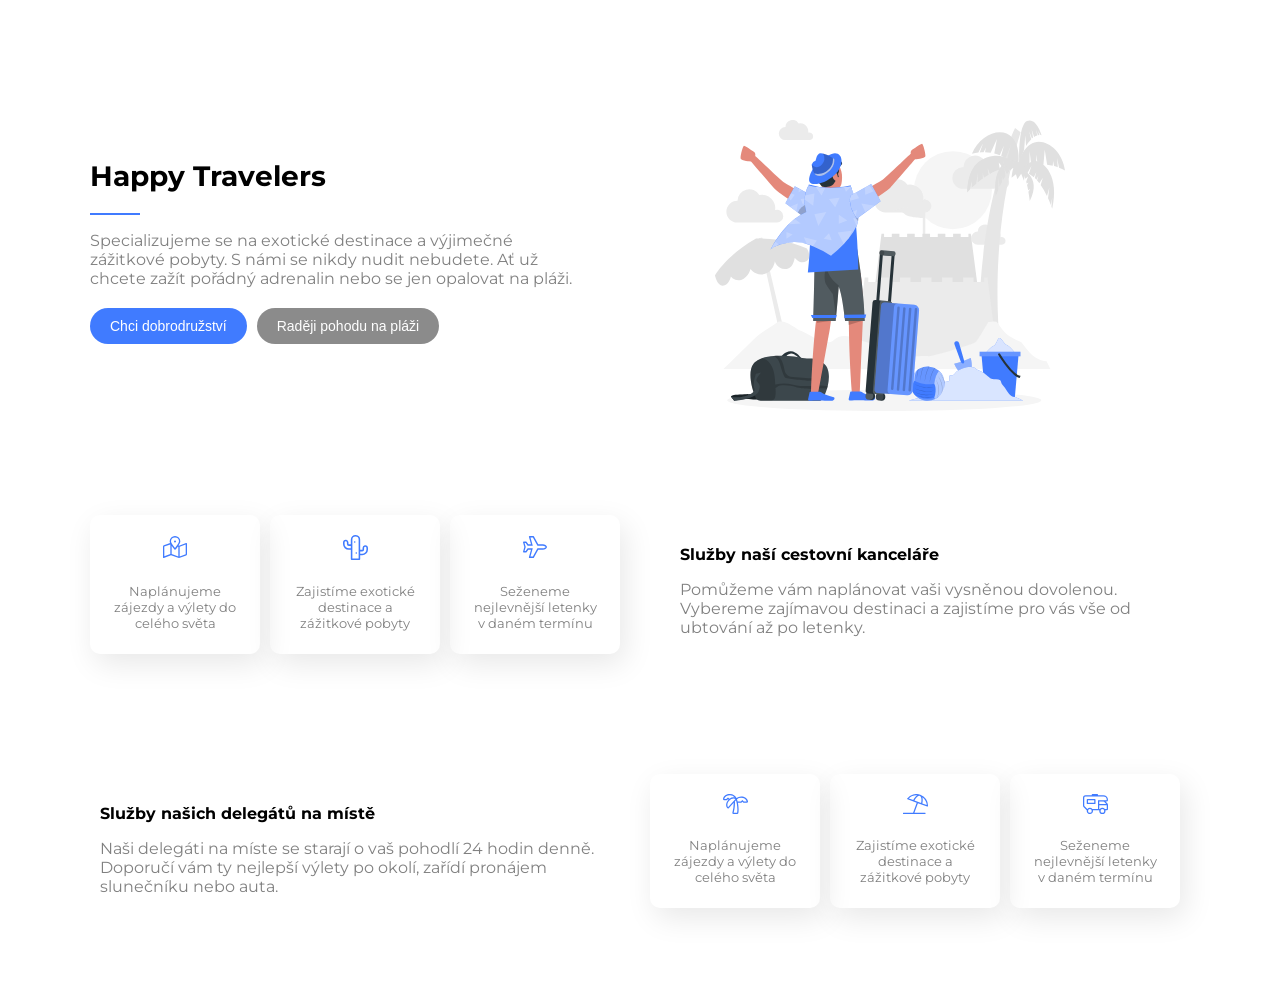
<file: index.html>
<!DOCTYPE html>
<html lang="en">
<head>
    <meta charset="UTF-8">
    <meta http-equiv="X-UA-Compatible" content="IE=edge">
    <meta name="viewport" content="width=device-width, initial-scale=1.0">
    <title>Služby</title>
    <link rel="stylesheet" type="text/css" href="style.css">
    <link rel="preconnect" href="https://fonts.gstatic.com">
    <link href="https://fonts.googleapis.com/css2?family=Montserrat:wght@300&display=swap" rel="stylesheet">
</head>

<body>
    <header>
         <div class="foto-man">
            <img src="pictures/happy-traveler.svg" class="foto-man" alt="happy-traveler">
        </div>
        
        <div class="half-happy">
            <div>
                <h1>Happy Travelers</h1> 
                <div class="border-bottom"></div>
            </div>
            <div class="specializujeme">
                <p>Specializujeme se na exotické destinace a výjimečné zážitkové pobyty. S námi se nikdy nudit nebudete. Ať už chcete zažít pořádný adrenalin nebo se jen opalovat na pláži.</p>
            </div>
            <div class="buttons">
                <div class="button-blue">
                    <button>Chci dobrodružství</button>
                </div>
                <div class="button-grey">
                    <button>Raději pohodu na pláži</button>
                </div>
            </div>
        </div>
    </header>

    <main class="services">
        <div class="service one">
            <div class="service-box">
                <div>
                    <h2>Služby naší cestovní kanceláře</h2>
                </div>
                <div>
                    <p>Pomůžeme vám naplánovat vaši vysněnou dovolenou. Vybereme zajímavou destinaci a zajistíme pro vás vše od ubtování až po letenky.</p>
                </div>
            </div>
            <div class="services-section">
                <div class="section-box">
                    <img src="pictures/map-icon.svg" class="icon" alt="map">
                    <p>Naplánujeme zájezdy a výlety do celého světa</p>
                </div>
                <div class="section-box">
                    <img src="pictures/cactus-icon.svg" class="icon" alt="cactus">
                    <p>Zajistíme exotické destinace a zážitkové pobyty</p>
                </div>
                <div class="section-box">
                    <img src="pictures/plane-icon.svg" class="icon" alt="map">
                    <p>Seženeme nejlevnější letenky v daném termínu</p>
                </div>
            </div>
        </div>
        
        <div class="service two">
            <div class="deleg-box">
                <div>
                    <h2>Služby našich delegátů na místě</h2>
                </div>
                <div>
                    <p>Naši delegáti na míste se starají o vaš pohodlí 24 hodin denně. Doporučí vám ty nejlepší výlety po okolí, zařídí pronájem slunečníku nebo auta.</p>
                </div>
            </div>
            <div class="services-section">
                <div class="section-box">
                    <img src="pictures/palm-icon.svg" class="icon" alt="map">
                    <p>Naplánujeme zájezdy a výlety do celého světa</p>
                </div>
                <div class="section-box">
                    <img src="pictures/umbrella-icon.svg" class="icon" alt="cactus">
                    <p>Zajistíme exotické destinace a zážitkové pobyty</p>
                </div>
                <div class="section-box">
                    <img src="pictures/rv-icon.svg" class="icon" alt="map">
                    <p>Seženeme nejlevnější letenky v daném termínu</p>
                </div>
            </div>
        </div>
    </main>
</body>
</html>
</file>
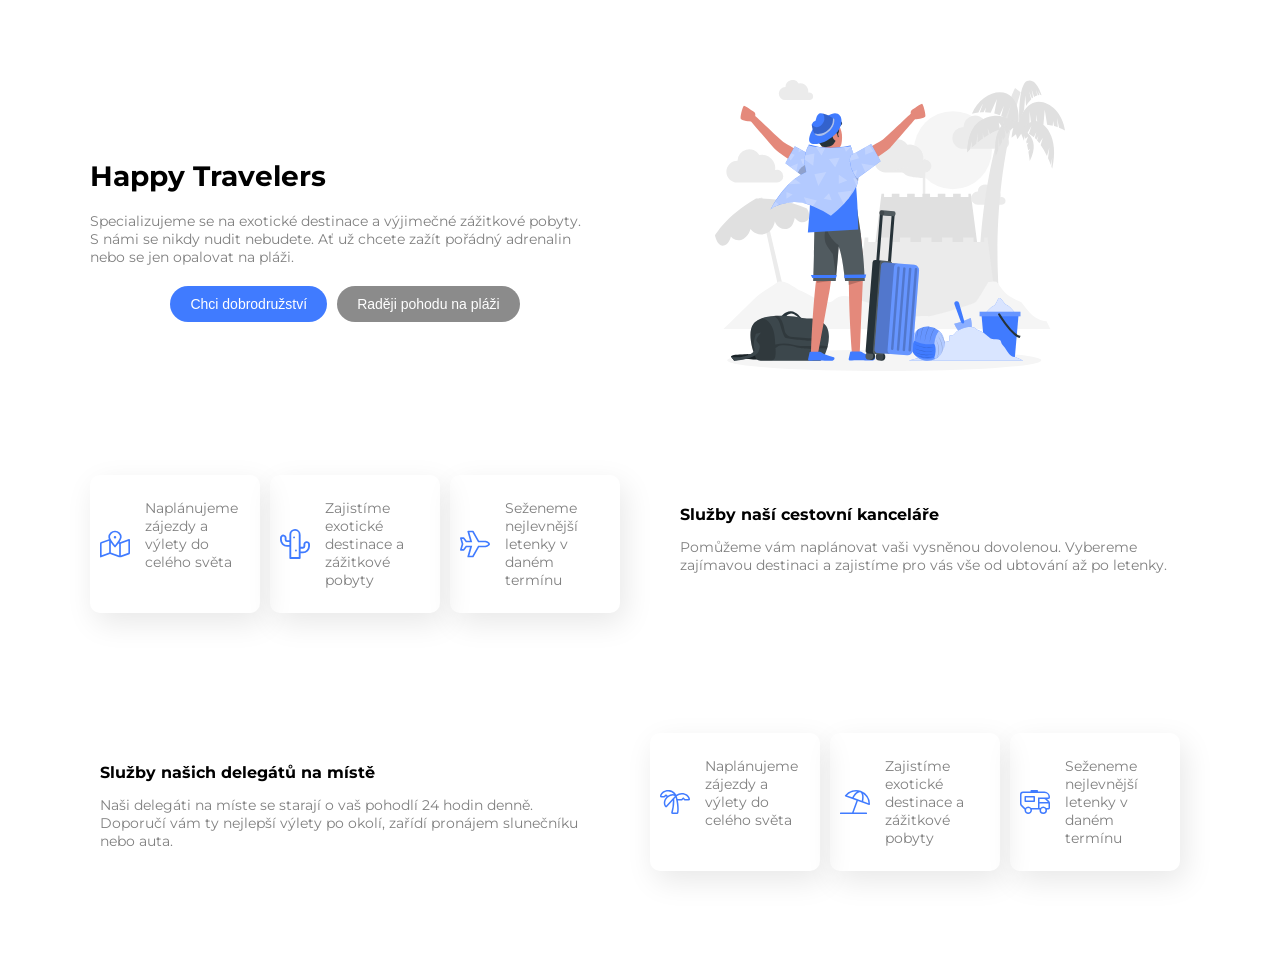
<file: Adobe-XD-navrh/index.html>
<!DOCTYPE html>
<html lang="en">
<head>
    <meta charset="UTF-8">
    <meta http-equiv="X-UA-Compatible" content="IE=edge">
    <meta name="viewport" content="width=device-width, initial-scale=1.0">
    <title>Služby</title>
    <link rel="stylesheet" type="text/css" href="style.css">
    <link rel="preconnect" href="https://fonts.gstatic.com">
    <link href="https://fonts.googleapis.com/css2?family=Montserrat:wght@300&display=swap" rel="stylesheet">
</head>

<body>
    <header>
         <div class="foto-man">
            <img src="pictures/happy-traveler.svg" class="foto-man" alt="happy-traveler">
        </div>
        <div class="half-happy">
            <div>
                <h1>Happy Travelers</h1> 
            </div>
            <div class="specializujeme">
                <p>Specializujeme se na exotické destinace a výjimečné zážitkové pobyty. S námi se nikdy nudit nebudete. Ať už chcete zažít pořádný adrenalin nebo se jen opalovat na pláži.</p>
            </div>
            <div class="buttons">
                <div class="button-blue">
                    <button>Chci dobrodružství</button>
                </div>
                <div class="button-grey">
                    <button>Raději pohodu na pláži</button>
                </div>
            </div>
        </div>
    </header>

    <div class="services">
        <div class="service one">
            <div class="service-box">
                <div>
                    <h2>Služby naší cestovní kanceláře</h2>
                </div>
                <div>
                    <p>Pomůžeme vám naplánovat vaši vysněnou dovolenou. Vybereme zajímavou destinaci a zajistíme pro vás vše od ubtování až po letenky.</p>
                </div>
            </div>
            <div class="services-section">
                <div class="section-box">
                    <img src="pictures/map-icon.svg" class="icon" alt="map">
                    <p>Naplánujeme zájezdy a výlety do celého světa</p>
                </div>
                <div class="section-box">
                    <img src="pictures/cactus-icon.svg" class="icon" alt="cactus">
                    <p>Zajistíme exotické destinace a zážitkové pobyty</p>
                </div>
                <div class="section-box">
                    <img src="pictures/plane-icon.svg" class="icon" alt="map">
                    <p>Seženeme nejlevnější letenky v daném termínu</p>
                </div>
            </div>
        </div>
        
        <div class="service two">
            <div class="deleg-box">
                <div>
                    <h2>Služby našich delegátů na místě</h2>
                </div>
                <div>
                    <p>Naši delegáti na míste se starají o vaš pohodlí 24 hodin denně. Doporučí vám ty nejlepší výlety po okolí, zařídí pronájem slunečníku nebo auta.</p>
                </div>
            </div>
            <div class="services-section">
                <div class="section-box">
                    <img src="pictures/palm-icon.svg" class="icon" alt="map">
                    <p>Naplánujeme zájezdy a výlety do celého světa</p>
                </div>
                <div class="section-box">
                    <img src="pictures/umbrella-icon.svg" class="icon" alt="cactus">
                    <p>Zajistíme exotické destinace a zážitkové pobyty</p>
                </div>
                <div class="section-box">
                    <img src="pictures/rv-icon.svg" class="icon" alt="map">
                    <p>Seženeme nejlevnější letenky v daném termínu</p>
                </div>
            </div>
        </div>
    </div>
</body>
</html>
</file>
<file: style.css>
*, :after, :before { box-sizing: border-box; }

body {
    font-family: 'Montserrat', sans-serif;
    margin-left: auto;
    margin-right: auto;
    width: 460px;
}

.foto-man {
    max-width: 350px;
    margin-left: auto;
    margin-right: auto;
    margin-top: 20px;
}

.border-bottom {
    border-top: 2px solid #407BFF;
    max-width: 10%;
    margin-left: auto;
    margin-right: auto;
    margin-top: 20px;
}

h1 {
    font-size: 28px;
    text-align: center;
}

.specializujeme{
    text-align: center;
}

.buttons {
    margin-left: auto;
    margin-right: auto;
    text-align: center;
}

.button-blue button {
    background-color: #407BFF;
    border-radius: 20px;
    padding: 10px 20px;
    color:white;
    border: none;
    font-size: 14px;
    margin: 10px;
}

.button-grey button {
    background-color: #8B8B8B;
    border-radius: 20px;
    padding: 10px 20px;
    color:white;
    border: none;
    font-size: 14px;
}

header {
    margin-bottom: 80px;
}

.services-section div {
    display: flex;
}

.section-box {
    border-radius: 10px;
    padding: 10px;
    margin-bottom: 20px;
    margin-top: 20px;
    box-shadow: 5px 10px 30px rgb(232, 232, 232);
    width: 100%;
}

h2 {
    text-align: center;
    font-size: 16px;

}

p {
    text-align: center;
    font-size: 14px;
    color: grey;
}

.icon {
    max-width: 45px;
    padding-right: 15px;
}

.service {
    margin-bottom: 80px;;
}

@media screen and (min-width: 641px) {

    body {
        width: 641px;
    }

    .buttons {
        display: flex;
        justify-content: center;
        max-width: 560px;
    }

    p {
        max-width: 500px;
        margin-left: auto;
        margin-right: auto;

    }

    .button-blue button {
        margin-top: 0;
    }

    .specializujeme {
        margin-bottom: 20px;;
    }

    .services-section {
        display: flex;
    }

    .section-box {
        display: block;
        margin-right: 10px;
    }

    .section-box p {
        font-size: 13px;
        padding-left: 10px;
        padding-right: 10px;
        text-align: center;
    }

    .section-box {
        display: flex;
        flex-direction: column;
    }

    .section-box img {
        margin: auto;
        padding: 10px;
    }
}

@media screen and (min-width: 1100px) {

    body {
        width: 1100px;
    }

    header {
        display: flex;
        margin-top: 80px;
        flex-direction: row-reverse;
    }

    p {
        max-width: 500px;
        text-align: left;
    }

    .buttons {
        display: flex;
        margin-left: 0;
        margin-right: auto;
        text-align: left;
        justify-content: flex-start;
    }

    .button-blue button {
        margin-left: 0;
    }

    h1 {
        text-align: left;
    }

    .half-happy {
        margin-top: 60px;
    }

    .one {
        display: flex;
        max-width: 100%;
    }

    .services-section {
        display: flex;
        max-width: 540px;
    }

    h2 {
        margin-top: 40px;
        text-align: left;
    }

    .one {
        display: flex;
        flex-direction: row-reverse;
        justify-content: space-between;
    
    }

    .service-box {
        padding: 10px;
    }

    .two {
        display: flex;
        max-width: 100%;
        justify-content: space-between;
    }

    .deleg-box {
        max-width: 540px;
        padding: 10px;
    }
    
    p {
        font-size: 16px;
    }

    .section-box p {
        font-size: 13px;
        padding-left: 10px;
        padding-right: 10px;
        text-align: center;
    }

    .section-box {
        display: flex;
        flex-direction: column;
    }

    .section-box img {
        margin: auto;
        padding: 10px;
    }

    .border-bottom {
       margin-left: 0;
    }
}
</file>
<file: Adobe-XD-navrh/style.css>
*, :after, :before { box-sizing: border-box; }

body {
    font-family: 'Montserrat', sans-serif;
    margin-left: auto;
    margin-right: auto;
    width: 460px;
}

.foto-man {
    max-width: 350px;
    margin-left: auto;
    margin-right: auto;
}

h1 {
    font-size: 28px;
    text-align: center;
}

.specializujeme{
    text-align: center;
}

.buttons {
    margin-left: auto;
    margin-right: auto;
    text-align: center;
}

.button-blue button {
    background-color: #407BFF;
    border-radius: 20px;
    padding: 10px 20px;
    color:white;
    border: none;
    font-size: 14px;
    margin: 10px;
}

.button-grey button {
    background-color: #8B8B8B;
    border-radius: 20px;
    padding: 10px 20px;
    color:white;
    border: none;
    font-size: 14px;
}

header {
    margin-bottom: 80px;
}

.services-section div {
    display: flex;
}

.section-box {
    border-radius: 10px;
    padding: 10px;
    margin-bottom: 20px;
    margin-top: 20px;
    box-shadow: 5px 10px 30px rgb(232, 232, 232);
    width: 100%;
}

h2 {
    text-align: center;
    font-size: 16px;

}

p {
    text-align: center;
    font-size: 14px;
    color: grey;
}

.icon {
    max-width: 45px;
    padding-right: 15px;
}

.service {
    margin-bottom: 80px;;
}

@media screen and (min-width: 641px) {
    .buttons {
        display: flex;
        justify-content: center;
        max-width: 560px;
    }

    .button-blue button {
        margin-top: 0;
    }

    .specializujeme {
        margin-bottom: 20px;;
    }

    .services-section {
        display: flex;
    }

    .section-box {
        display: block;
        margin-right: 10px;
    }
}

@media screen and (min-width: 1100px) {

    body {
        width: 1100px;
    }

    header {
        display: flex;
        margin-top: 80px;
    }

    .foto-man {
        order: 2;
    }

    p {
        max-width: 500px;
        text-align: left;
    }

    .buttons {
        margin-left: auto;
        margin-right: auto;
        text-align: left;
    }

    h1 {
        text-align: left;
    }

    .half-happy {
        order: 1;
        margin-top: 60px;
    }

    .one {
        display: flex;
        max-width: 100%;
    }

    .services-section {
        display: flex;
        max-width: 540px;
    }

    h2 {
        margin-top: 40px;
        text-align: left;
    }

    .service-box {
        order: 2;
        padding: 10px;
        margin-left: 40px;
    }

    .services-section {
        order: 1;
    }

    .two {
        display: flex;
        max-width: 100%;
    }

    .deleg-box {
        max-width: 540px;
        margin-right: 40px;
        padding: 10px;
    }
    
}
</file>
